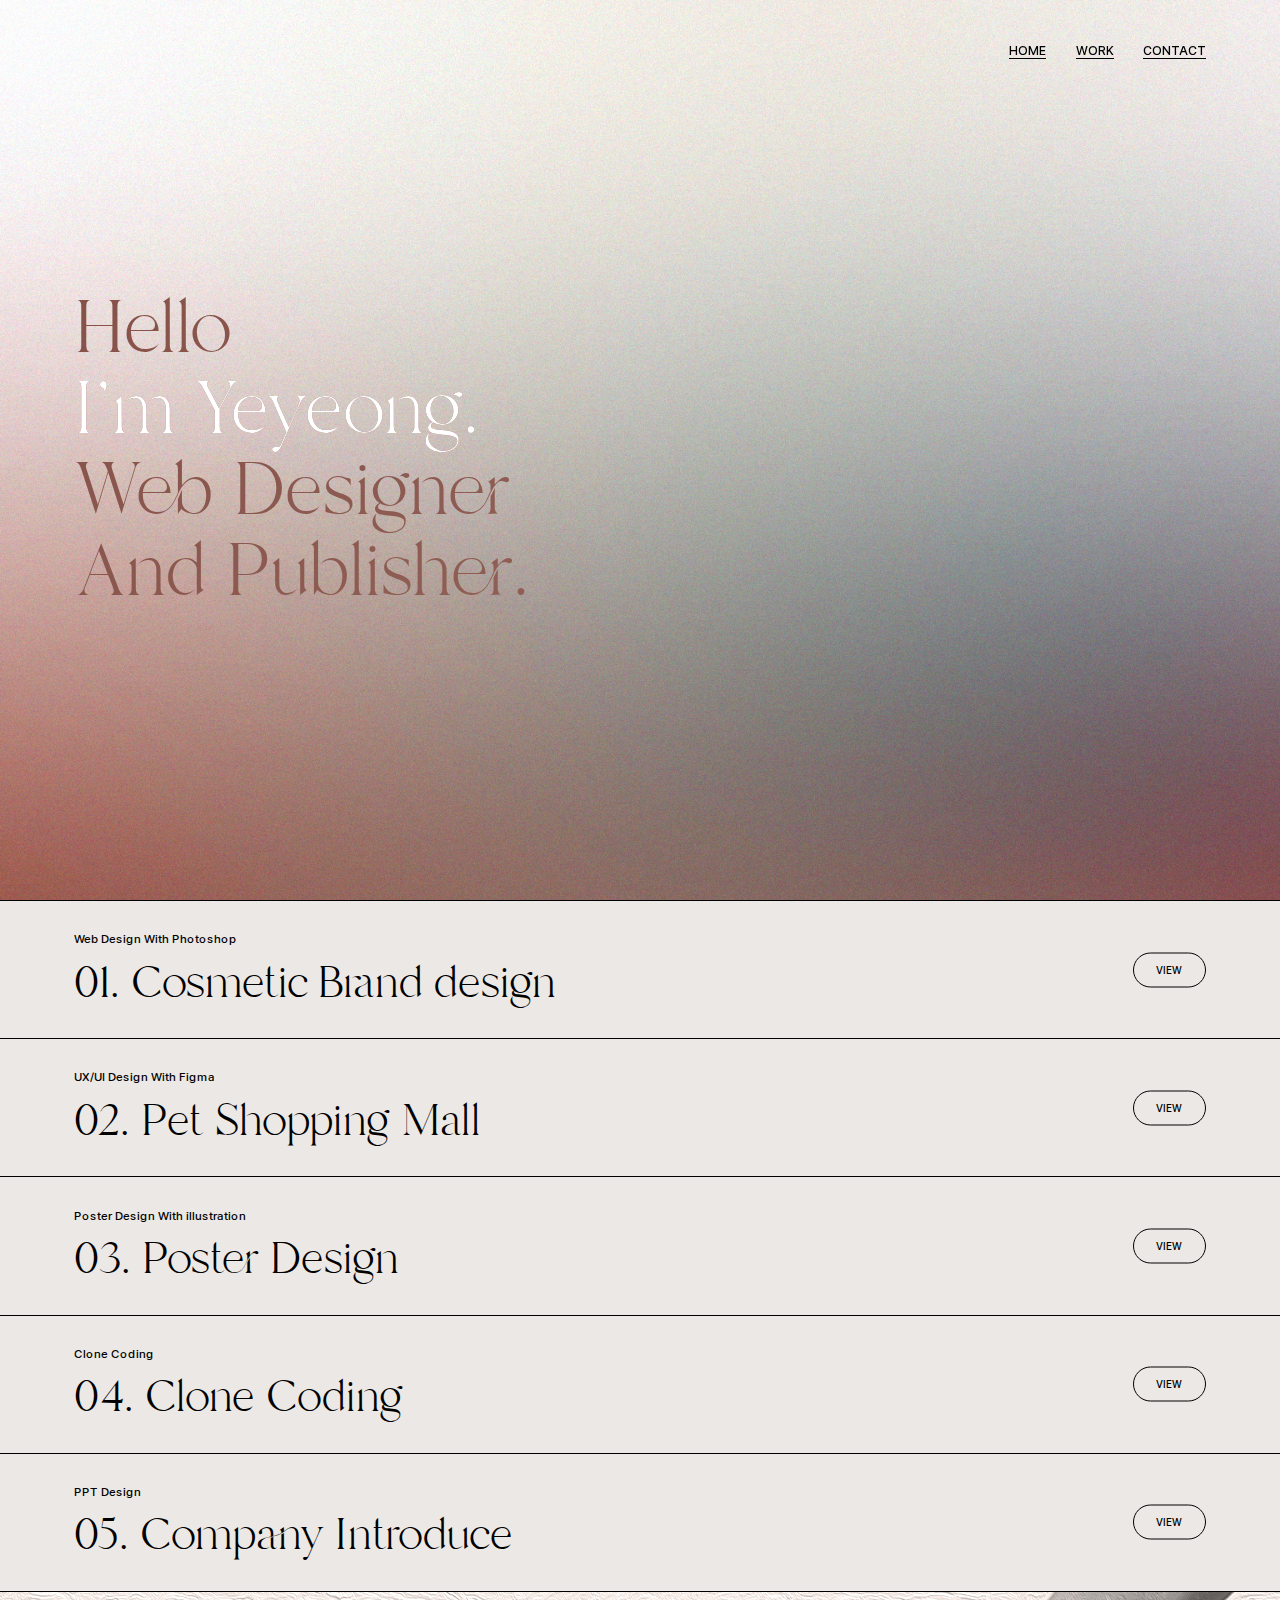
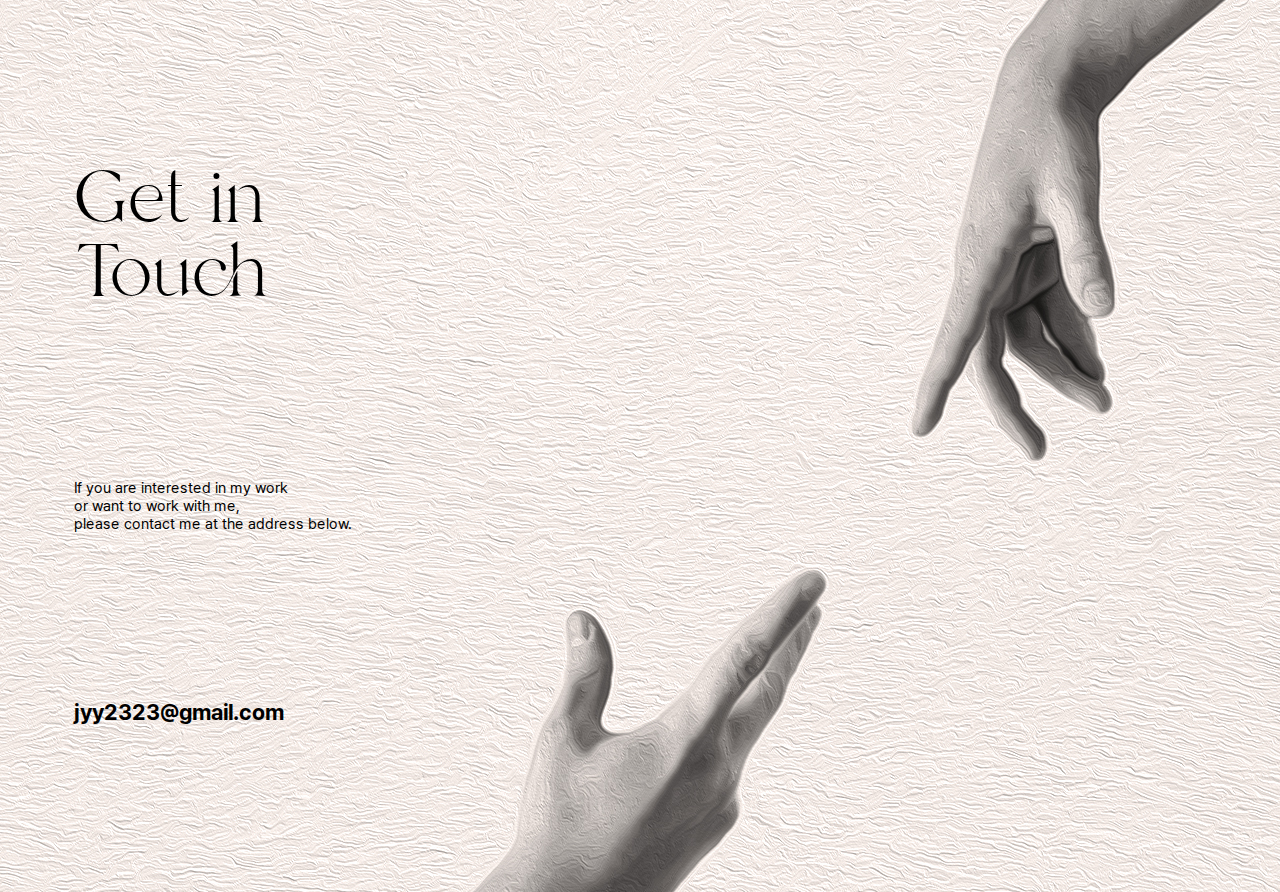
<file: index.html>
<!DOCTYPE html>
<html lang="en">
<head>
    <meta charset="UTF-8">
    <meta http-equiv="X-UA-Compatible" content="IE=edge">
    <meta name="viewport" content="width=device-width, initial-scale=1.0">
    <script src="https://ajax.googleapis.com/ajax/libs/jquery/3.5.1/jquery.min.js"></script>
    <title>Yeyeong's Portfolio</title>
    <link rel="stylesheet" href="style.css">
</head>
<body>
    <div id="gnb">
        <ul>
            <li><a href="#visual">HOME</a></li>
            <li><a href="#work">WORK</a></li>
            <li><a href="#contact">CONTACT</a></li>
        </ul>
    </div>
    <div id="visual">
        <div class="vimg"></div>
        <div class="inner">
            <h4 class="title">Hello<br><span>I'm Yeyeong.</span><br>Web Designer<br>And Publisher.</h4>
        </div>
    </div>
    <div id="work">
        <ul>
            <li>
                <div class="inner">
                    <span>Web Design With Photoshop</span>
                    <h4>01. Cosmetic Brand design</h4>
                    <div class="view view_dt"><a href="#">VIEW</a></div>
                    <div class="details">
                        <button class="close-btn">X</button>
                        <h5>Cosmetic Brand design</h5>
                        <p>Web Design With Photoshop</p>
                        <div class="d_img">
                            <img src="images/work_top1.jpg" alt="">
                        </div>
                        <p class="d_txt">2030 여성을 위한 자연친화적인 화장품 브랜드 홈페이지를 가상으로 디자인하였습니다. <br>홈페이지 전체적으로 부드러운 톤의 사진과 색감을 사용하였으며 깔끔한 느낌을 주기 위해 고딕체를 사용하였습니다. <br>사용자들이 쉽게 정보를 탐색하고 얻을 수 있도록 직관적인 네비게이션과 레이아웃으로 구성했습니다.</p>
                        <ul>
                            <li><img src="images/beauty_main.jpg" alt=""></li>
                            <li><img src="images/beauty_main2.jpg" alt=""></li>
                            <li><img src="images/beauty_about.jpg" alt=""></li>
                            <li><img src="images/beauty_list.jpg" alt=""></li>
                            <li><img src="images/beauty_detail.jpg" alt=""></li>
                        </ul>
                    </div>
                </div>
            </li>
            <li>
                <div class="inner">
                    <span>UX/UI Design With Figma</span>
                    <h4>02. Pet Shopping Mall </h4>
                    <div class="view"><a href="https://www.figma.com/proto/EBHyky4atFZ7VoDrVmq0WR/pet?type=design&node-id=304-2&t=E8E7nLnHSrKjhAbU-0&scaling=scale-down&page-id=0%3A1&starting-point-node-id=393%3A294" target="_blank">VIEW</a></div>
                </div>
            </li>
            <li>
                <div class="inner">
                    <span>Poster Design With illustration</span>
                    <h4>03. Poster Design</h4>
                    <div class="view view_dt"><a href="#">VIEW</a></div>
                    <div class="details">
                        <button class="close-btn">X</button>
                        <h5>Poster Design</h5>
                        <p>Poster Design With illustration, Photoshop</p>
                        <div class="d_img">
                            <img src="images/work_top3.jpg" alt="">
                        </div>
                        <p class="d_txt">다양한 컨셉의 포스터를 포토샵과 일러스트를 이용해 디자인했습니다.<br>영화 포스터, 음악회, 전시회 등의 다양한 주제로 디자인 했으며 각각의 포스터는 해당 컨셉과 분위기를 최대한 반영하였습니다.<br>효과적인 시각적 요소와 텍스트를 조합하여 목적에 맞는 메시지를 전달하는 데 주력했습니다.</p>
                        <ul class="poster">
                            <li><img src="images/poster1.jpg" alt=""></li>
                            <li><img src="images/poster2.jpg" alt=""></li>
                            <li><img src="images/poster3.jpg" alt=""></li>
                            <li><img src="images/poster4.jpg" alt=""></li>
                            <li><img src="images/poster5.jpg" alt=""></li>
                        </ul>
                    </div>
                </div>
            </li>
            <li>
                <div class="inner">
                    <span>Clone Coding</span>
                    <h4>04. Clone Coding</h4>
                    <div class="view"><a href="clone_coding/index.html" target="_blank">VIEW</a></div>
                </div>
            </li>
            <li>
                <div class="inner">
                    <span>PPT Design</span>
                    <h4>05. Company Introduce</h4>
                    <div class="view"><a href="https://www.figma.com/proto/dDXsNYvrSQDrtTBtBnElj0/%EC%A0%9C%EC%95%88%EC%84%9Cppt?node-id=1-240&starting-point-node-id=1%3A240&mode=design&t=SLvoyuIwBUYfYJbE-1" target="_blank">VIEW</a></div>
                </div>
            </li>
        </ul>
        <script>
            $(document).ready(function() {
                $('.view_dt a').click(function(event) {
                    event.preventDefault();
                    $('body').css('overflow-y', 'hidden');
                    $(this).closest('.inner').find('.details').fadeIn();
                });

                $('.close-btn').click(function() {
                    $('body').css('overflow-y', 'scroll');
                    $(this).closest('.details').fadeOut();
                });
            });
        </script>
    </div>
    <div id="contact">
        <div class="inner">
            <h4>Get in<br>Touch</h4>
            <p>If you are interested in my work <br> or want to work with me, <br> please contact me at the address below.</p>
            <a href="mailto:jyy2323@gmail.com">jyy2323@gmail.com</a>
        </div>
    </div>
</body>
</html>
</file>
<file: style.css>
@font-face {
	font-family: 'Branch';
	font-weight:400;
	src: url('/font/Branch.woff') format('woff');
}
@font-face {
	font-family: 'Pretendard Variable';
	font-weight: 45 920;
	font-style: normal;
	font-display: swap;
	src: url('/font/PretendardVariable.woff2') format('woff2-variations');
}
:root {
    /* color */
    --white-color: #ffffff;
    --gray-color: #d3d3d3;
    --deep-gray-color: #c0c0c0;
    --navy-color: #191970;
    --yellow-color: #f0e68c;
    --deep-yellow-color: #ffd700;
    --black-color: #000000;
}
/* Reset CSS */

/* 전체 선택자에 대한 스타일 초기화 */
html, body, div, span, applet, object, iframe,
h1, h2, h3, h4, h5, h6, p, blockquote, pre,
a, abbr, acronym, address, big, cite, code,
del, dfn, em, img, ins, kbd, q, s, samp,
small, strike, strong, sub, sup, tt, var,
b, u, i, center,
dl, dt, dd, ol, ul, li,
fieldset, form, label, legend,
table, caption, tbody, tfoot, thead, tr, th, td,
article, aside, canvas, details, embed, 
figure, figcaption, footer, header, hgroup, 
menu, nav, output, ruby, section, summary,
time, mark, audio, video {
    margin: 0;
    padding: 0;
    border: 0;
    font-size: 100%;
    font: inherit;
    vertical-align: baseline;
}

/* HTML5 요소에 대한 스타일 초기화 */
article, aside, details, figcaption, figure, 
footer, header, hgroup, menu, nav, section {
    display: block;
}

/* ol, ul 요소의 목록 스타일 초기화 */
ol, ul {
    list-style: none;
}

/* 링크 스타일 초기화 */
a {
    text-decoration: none;
    color: inherit;
}

/* 버튼 요소의 기본 스타일 초기화 */
button, input, select, textarea {
    margin: 0;
    padding: 0;
    border: 0;
    background: none;
    font-size: 100%;
    font-family: inherit;
    vertical-align: baseline;
}

/* Box-sizing을 사용하여 박스 모델 설정 */
* {
    box-sizing: border-box;
}

*:focus {
    outline: none;
}

html{
    font-size: calc(0.42vw + 2px);
    scroll-behavior:smooth;
}

body {
	font-family: 'Pretendard Variable';
    font-weight: 400;
    font-size: 1.4rem;
    line-height: 1;
    color: #000;
    overflow-x: hidden;
    scroll-behavior:smooth;
}


#gnb {
    position:fixed;
    left:50%;
    top:5vh;
    transform:translate(-50%,0);
    width: 100%;
    padding: 0 10rem;
    z-index: 1;
}
#gnb ul {
    width: 100%;
    display: flex;
    flex-wrap: nowrap;
    justify-content: flex-end;
}
#gnb ul li {
    margin-right: 4rem;
}

#gnb ul li:last-child {
    margin-right: 0;
}
#gnb ul li a {
	font-family: 'Pretendard Variable';
    font-weight: 500;
    color: var(--black-color);
    font-size:1.7rem;
    line-height: 1;
    border-bottom:1px solid var(--black-color);
}
#visual{
    width: 100%;
    height: 100vh;
    position:relative;
    overflow: hidden;
}
#visual .vimg {
    z-index: -1;
    background-image: url('images/visualbg.jpg');
    background-size: cover;
    background-position: center center;
    position: absolute;
    width: 100%;
    height: 100%;
    top: 0px;
    left: 0px;
}
@-webkit-keyframes zoom-b {
    0% {
        -ms-transform: scale(1, 1);
        transform: scale(1, 1) translate(0px,0px);
    }
    25% {
        -ms-transform: scale(1.1, 1.1);
        transform: scale(1.2, 1.2) translate(1px,-1px);
    }
    50% {
        -ms-transform: scale(1.2, 1.2);
        transform: scale(1.3, 1.3) translate(0px,-2px);
    }
    75% {
        -ms-transform: scale(1.1, 1.1);
        transform: scale(1.2, 1.2) translate(-1px,1px);
    }
    100% {
        -ms-transform: scale(1, 1);
        transform: scale(1, 1) translate(0px,0px);
    }
}
@-moz-keyframes zoom-b {
    0% {
        -ms-transform: scale(1, 1);
        transform: scale(1, 1) translate(0px,0px);
    }
    25% {
        -ms-transform: scale(1.1, 1.1);
        transform: scale(1.1, 1.1) translate(1px,-1px);
    }
    50% {
        -ms-transform: scale(1.2, 1.2);
        transform: scale(1.2, 1.2) translate(0px,-2px);
    }
    75% {
        -ms-transform: scale(1.1, 1.1);
        transform: scale(1.1, 1.1) translate(-1px,1px);
    }
    100% {
        -ms-transform: scale(1, 1);
        transform: scale(1, 1) translate(0px,0px);
    }
}
@-o-keyframes zoom-b {
    0% {
        -ms-transform: scale(1, 1);
        transform: scale(1, 1) translate(0px,0px);
    }
    25% {
        -ms-transform: scale(1.1, 1.1);
        transform: scale(1.1, 1.1) translate(1px,-1px);
    }
    50% {
        -ms-transform: scale(1.2, 1.2);
        transform: scale(1.2, 1.2) translate(0px,-2px);
    }
    75% {
        -ms-transform: scale(1.1, 1.1);
        transform: scale(1.1, 1.1) translate(-1px,1px);
    }
    100% {
        -ms-transform: scale(1, 1);
        transform: scale(1, 1) translate(0px,0px);
    }
}
@keyframes zoom-b {
    0% {
        -ms-transform: scale(1, 1);
        transform: scale(1, 1) translate(0px,0px);
    }
    25% {
        -ms-transform: scale(1.1, 1.1);
        transform: scale(1.1, 1.1) translate(1px,-1px);
    }
    50% {
        -ms-transform: scale(1.2, 1.2);
        transform: scale(1.2, 1.2) translate(0px,-2px);
    }
    75% {
        -ms-transform: scale(1.1, 1.1);
        transform: scale(1.1, 1.1) translate(-1px,1px);
    }
    100% {
        -ms-transform: scale(1, 1);
        transform: scale(1, 1) translate(0px,0px);
    }
}
#visual .vimg {
    -webkit-animation: zoom-b 5s linear infinite alternate; /* Safari 4+ */
    -moz-animation:    zoom-b 5s linear infinite alternate; /* Fx 5+ */
    -o-animation:      zoom-b 5s linear infinite alternate; /* Opera 12+ */
    animation:         zoom-b 5s linear infinite alternate; /* IE 10+, Fx 29+ */
}
#visual .inner {
    width: 100%;
    height: 100%;
    padding: 0 10rem;
    margin: 0 auto;
    display: grid;
    align-items: center;
}
#visual .inner .title {
    font-family: 'Branch';
    font-weight:400;
    background: linear-gradient(139deg, rgba(134,81,73,1) 0%, rgba(151,107,96,1) 100%);
    -webkit-background-clip: text;
    -webkit-text-fill-color: transparent;
    font-size: 10rem;
    line-height: 1.1;
}
#visual .inner .title span {
    background:#fff;
    -webkit-background-clip: text;
    -webkit-text-fill-color: transparent;
}
#work {
    width: 100%;
    background: #ece8e5;
}
#work > ul {
    width: 100%;
    margin: 0 auto;
    border-top:1px solid #000;
}
#work > ul > li {
    width: 100%;
    border-bottom:1px solid #000;
    position:relative;
    background: #ece8e5;
    transition: all 0.3s;
}

#work > ul > li:first-child:hover {
    background: url(images/work_bg1.jpg) no-repeat center center;
    background-size: cover;
    transition: all 0.3s;
}
#work > ul > li:nth-child(2):hover {
    background: url(images/work_bg2.jpg) no-repeat center center;
    background-size: cover;
    transition: all 0.3s;
}
#work > ul > li:nth-child(3):hover {
    background: url(images/work_bg3.jpg) no-repeat center center;
    background-size: cover;
    transition: all 0.3s;
}
#work > ul > li:nth-child(4):hover {
    background: url(images/work_bg4.jpg) no-repeat center center;
    background-size: cover;
    transition: all 0.3s;
}
#work > ul > li:nth-child(5):hover {
    background: url(images/work_bg5.jpeg) no-repeat center center;
    background-size: cover;
    transition: all 0.3s;
}

#work > ul > li .inner span {
    display: block;
    width: 100%;
	font-family: 'Pretendard Variable';
    font-weight:500;
    color:#000;
    font-size:1.6rem;
    line-height:1;
    margin-bottom: 2rem;
}
#work > ul > li .inner > h4 {
    display: inline-block;
    font-family: 'Branch';
    font-weight:400;
    color:#000;
    font-size:6rem;
    line-height:1;
}
#work > ul > li .inner .view {
    position:absolute;
    right:10rem;
    top:50%;
    transform:translate(0,-50%);
    width: 10rem;
    height: 35px;
    cursor: pointer;
}
#work > ul > li .inner .view a{
    display: block;
    width: 100%;
    height: 100%;
    line-height: 33px;
    border:1px solid #000;
    border-radius:35px;
    text-align:center;
    font-size: 1.4rem;
    font-weight:500;
    color:#000;
    cursor: pointer;
}

#work > ul > li .inner .details { 
    display: none;
    width: calc(100% - 10rem);
    height: 100vh;
    position: fixed;
    left:5rem;
    top:5rem;
    background: #fff;
    z-index: 9999;
    overflow-y: scroll;
    padding: 10rem 10rem;
    border-radius: 0.3rem;
}


#work > ul > li .inner .details .close-btn {
    position: fixed;
    right:10rem;
    top:10rem;
    display: block;
    width: 4rem;
    height: 4rem;
    border: 1px solid #000;
    font-size:1.5rem;
    color:#000;
    font-weight: 300;
    background: #fff;
    cursor: pointer;
}

#work > ul > li .inner .details h5 {
    font-size: 5rem;
    font-family: 'Branch';
    font-weight:400;
    text-align: center;
    margin-bottom: 3rem;
}

#work > ul > li .inner .details p {
    font-size: 1.6rem;
    font-weight:400;
    line-height: 2rem;
    text-align: center;
    color:#999;
    margin-bottom: 8rem;
}
#work > ul > li .inner .details .d_txt {
    font-size: 2.4rem;
    font-weight: 300;
    line-height: 4rem;
    text-align: center;
    color:#000;
    margin-bottom: 8rem;
}


#work > ul > li .inner .details .d_img {
    margin: 0 auto;
    width: 70%;
    height: auto;
    overflow: hidden;
    margin-bottom: 6rem;
}
#work > ul > li .inner .details .d_img img {
    width: 100%;
    height: auto;
}
#work > ul > li .inner .details ul li {
    border: 0;
    margin-bottom: 4rem;
    background: #f9f9f9;
    padding: 4rem;
}
#work > ul > li .inner .details ul.poster li {
    width: 70%;
    margin: 0 auto 4rem auto;
}
#work > ul > li .inner .details ul li img {
    width: 100%;
    height: auto;
}


#work > ul > li .inner{
    width: 100%;
    margin: 0 auto;
    padding: 4.5rem 10rem;
    position:relative;
}
#work > ul > li:hover .inner span {
    color:#fff;
}
#work > ul > li:hover .inner h4 {
    color:#fff;
}
#work > ul > li:hover .inner .view a{
    border:1px solid #fff;
    color:#fff;
}

#work > ul > li .inner .view a:hover {
    background: #fff;
    color:#000;
}

#contact {
    width: 100%;
    height: 100vh;
    background: url(images/bg.jpg) no-repeat center center;
}
#contact .inner {
    width: 100%;
    height: 100%;
    padding: 0 10rem;
    margin: 0 auto;
    display: grid;
    align-items: center;
    align-content: space-evenly;
}
#contact .inner h4 {
    display: inline-block;
    font-family: 'Branch';
    font-weight:400;
    color:#000;
    font-size:10rem;
    line-height:1;
}

#contact .inner p {
    display: inline-block;
    font-weight:400;
    color:#000;
    font-size:2rem;
    line-height:2.4rem;
}
#contact .inner a {
    display: inline-block;
    font-weight:700;
    color:#000;
    font-size:3rem;
    line-height:2.4rem;
}

#contact .inner a:hover {
    color: #191970;
}

@media screen and (min-width:820px) and (max-width: 1180px) {
	/* Tablet */

#visual .inner .title {
    font-size: 14rem;
    line-height: 1.1;
}

#work > ul > li .inner > h4 { 
    font-size: 6rem;
}
#work > ul > li .inner span { 
    font-size: 2rem;
    margin-bottom: 1.5rem;
}
#work > ul > li .inner .view a {
    font-size: 1.8rem;

}
#work > ul > li .inner .details {
    padding: 8rem 4rem;
}

#work > ul > li .inner .details h5 {
    font-size: 6rem;
}


#contact .inner h4 {
    font-size: 14rem;
}

#contact .inner p {
    font-size: 2.5rem;
    line-height: 3.2rem;
}

}
@media screen and (min-width:720px) and (max-width: 820px) {
	/* Mobile */
#gnb ul li {
    margin-right: 8rem;
}
#gnb ul li a {
    font-size: 3rem;
}
#visual .inner .title {
    font-size: 18rem;
    line-height: 1.1;
}
#work > ul > li .inner {
    padding: 8rem 10rem;
}
#work > ul > li .inner > h4 { 
    font-size: 9rem;
}
#work > ul > li .inner span { 
    font-size: 3.5rem;
    margin-bottom: 1.5rem;
}
#work > ul > li .inner .view {
    width: 16rem;
}
#work > ul > li .inner .view a {
    font-size: 3rem;

}
#work > ul > li .inner .details {
    padding: 8rem 4rem;
}

#work > ul > li .inner .details h5 {
    font-size: 7rem;
}
#work > ul > li .inner .details p {
    font-size: 3rem;
    line-height: 3.5rem;
}
#work > ul > li .inner .details .d_img {
    width: 100%;
    margin-bottom: 6rem;
}
#work > ul > li .inner .details .close-btn {
    width: 7rem;
    height: 7rem;
    font-size: 3rem;
}
#work > ul > li .inner .details ul.poster li  {
    width: 100%;
}
#contact {
    width: 100%;
    height: 100vh;
    background: url(images/bg.jpg) no-repeat;
    background-size: cover;
    background-position: -160rem center;
}
#contact .inner h4 {
    font-size: 18rem;
}

#contact .inner p {
    font-size: 5rem;
    line-height: 5.6rem;
}

#contact .inner a {
    font-size: 7rem;
}
}




@media screen and (max-width:719px){ 

	/* Mobile */
#gnb ul li {
    margin-right: 8rem;
}
#gnb ul li a {
    font-size: 4rem;
}
#visual .inner .title {
    font-size: 16rem;
    line-height: 1.1;
}
#work > ul > li .inner {
    padding: 10rem 5rem;
}
#work > ul > li .inner > h4 { 
    font-size: 7rem;
}
#work > ul > li .inner span { 
    font-size: 3.5rem;
    margin-bottom: 1.5rem;
}
#work > ul > li .inner .view {
    width: 11rem;
    height: 6rem;
    right: 5rem;
}
#work > ul > li .inner .view a {
    font-size: 3rem;
    line-height: 6rem;

}
#work > ul > li .inner .details {
    padding: 8rem 4rem;
}

#work > ul > li .inner .details h5 {
    font-size: 7rem;
}
#work > ul > li .inner .details p {
    font-size: 3rem;
    line-height: 3.5rem;
}
#work > ul > li .inner .details .d_img {
    width: 100%;
    margin-bottom: 6rem;
}
#work > ul > li .inner .details .close-btn {
    width: 7rem;
    height: 7rem;
    font-size: 3rem;
}
#work > ul > li .inner .details ul.poster li  {
    width: 100%;
}
#contact {
    width: 100%;
    height: 100vh;
    background: url(images/bg.jpg) no-repeat;
    background-size: cover;
    background-position: -160rem center;
}
#contact .inner h4 {
    font-size: 18rem;
}

#contact .inner p {
    font-size: 5rem;
    line-height: 5.6rem;
}

#contact .inner a {
    font-size: 7rem;
}

}
</file>
